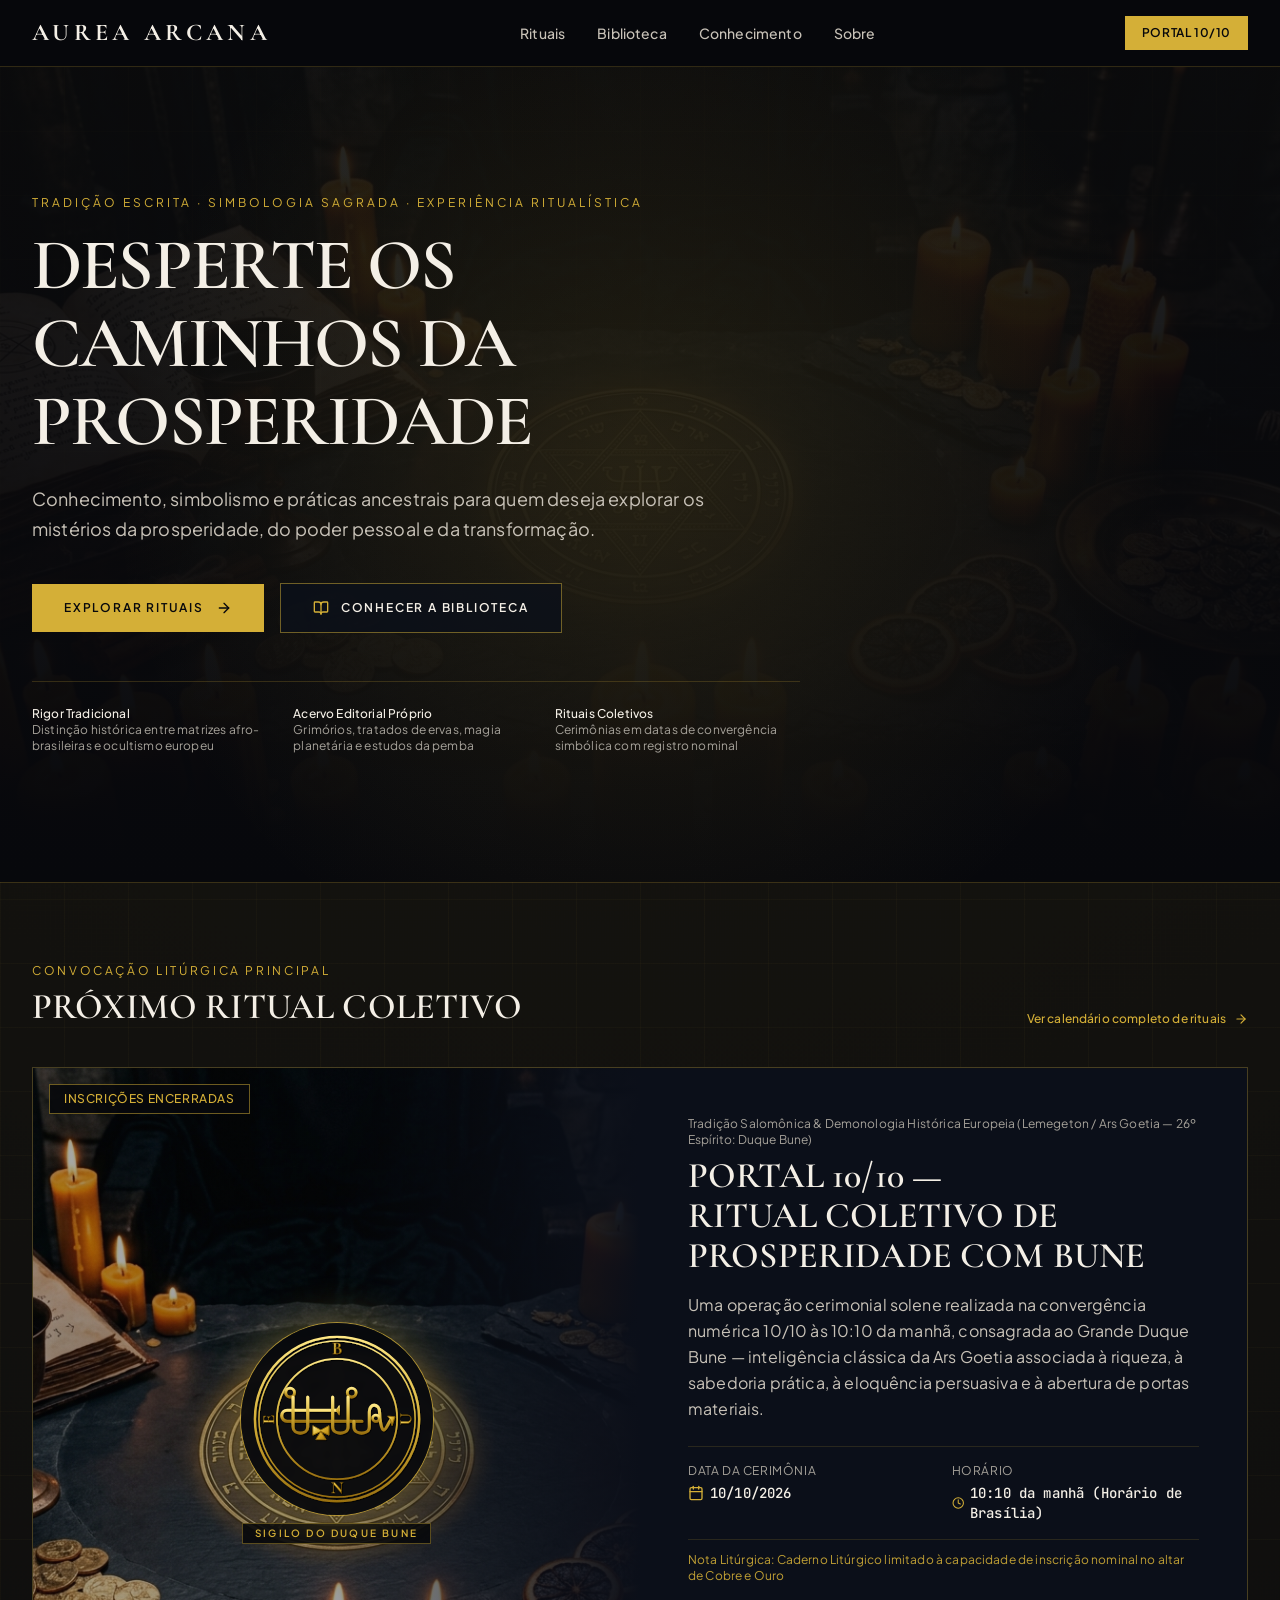
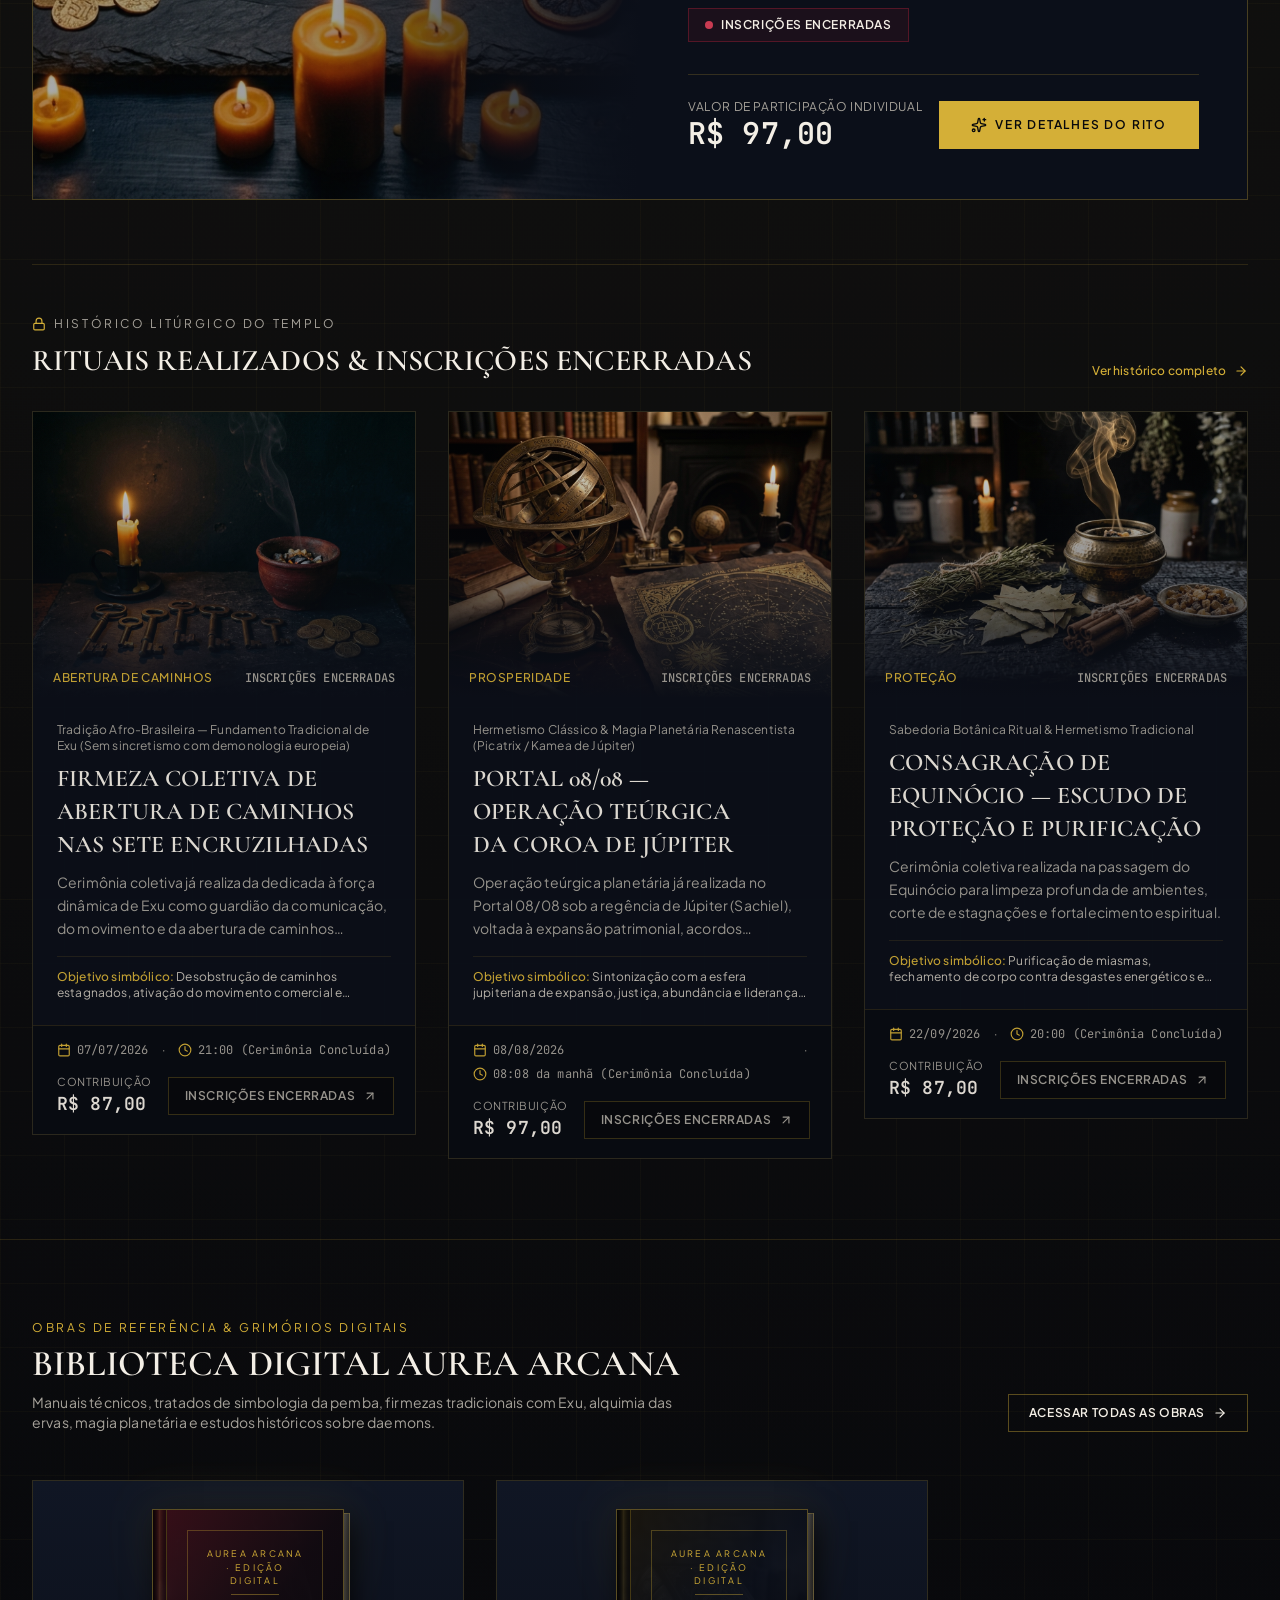
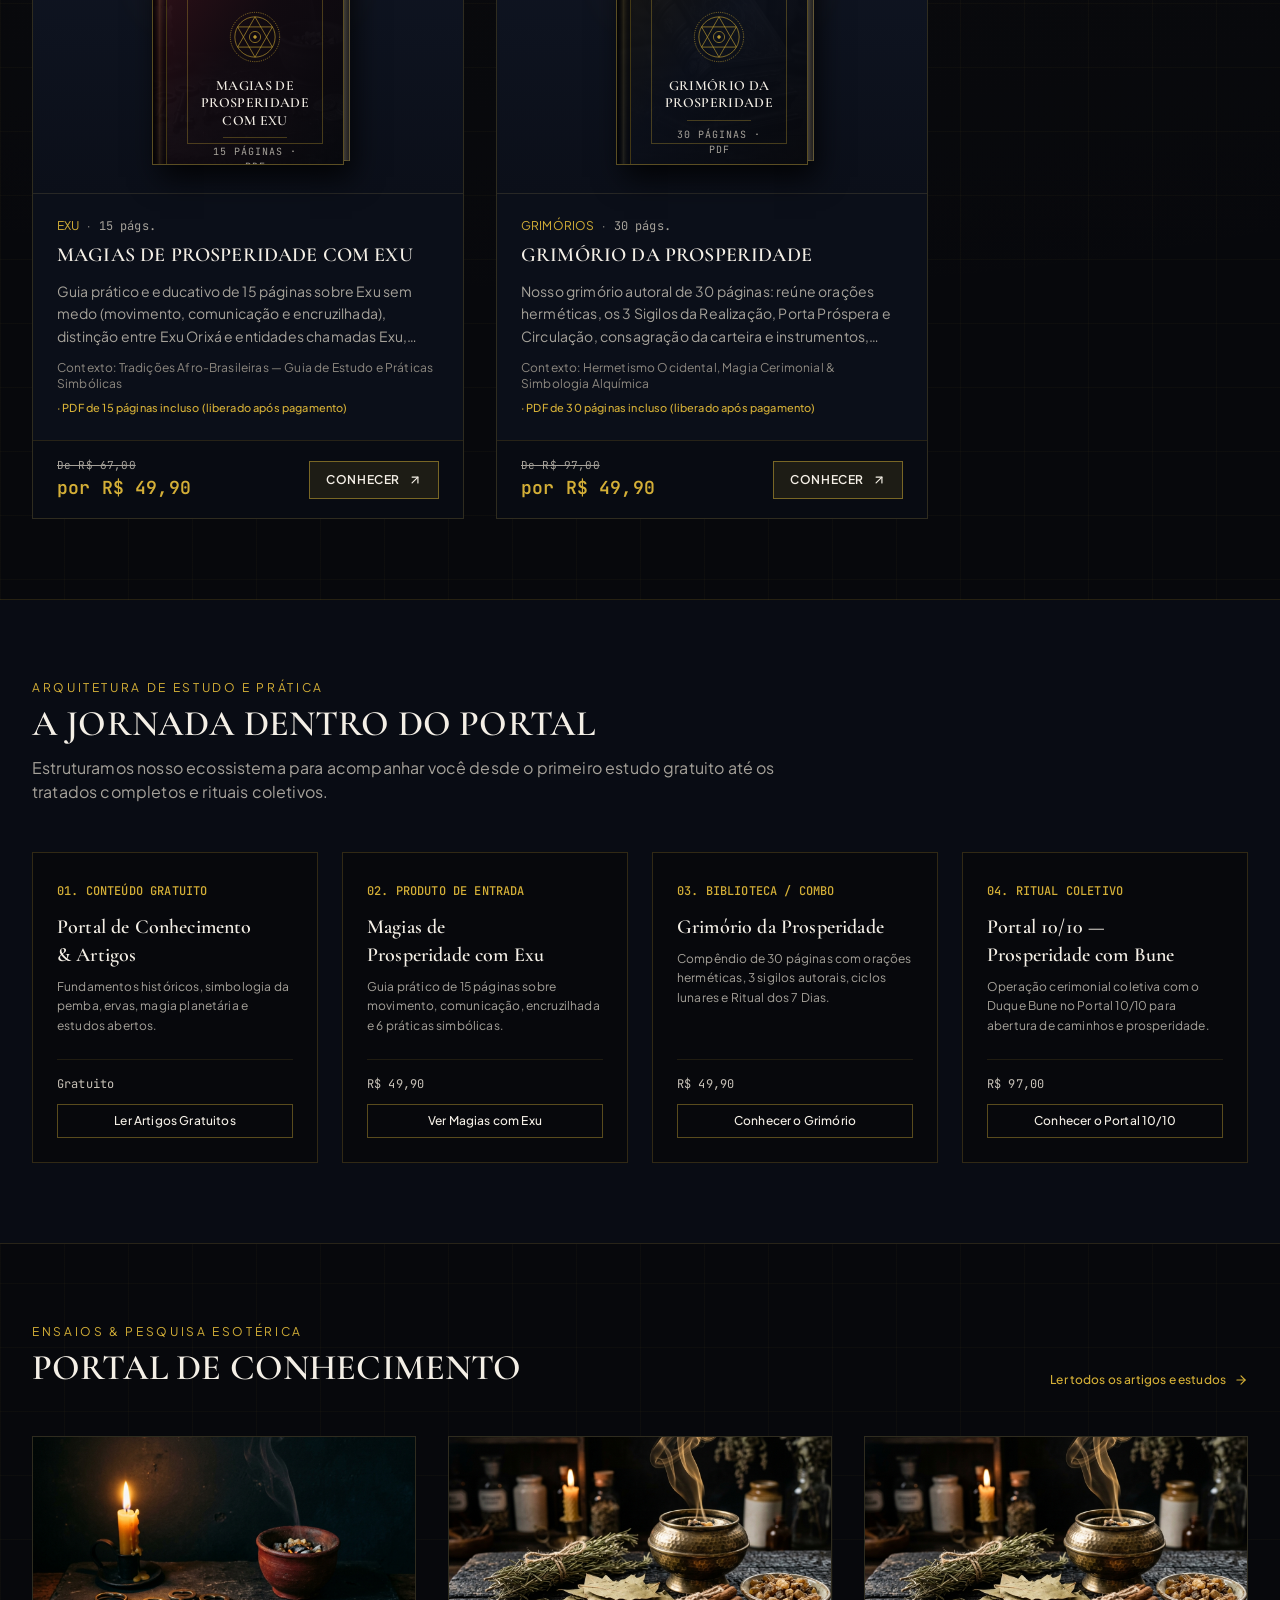
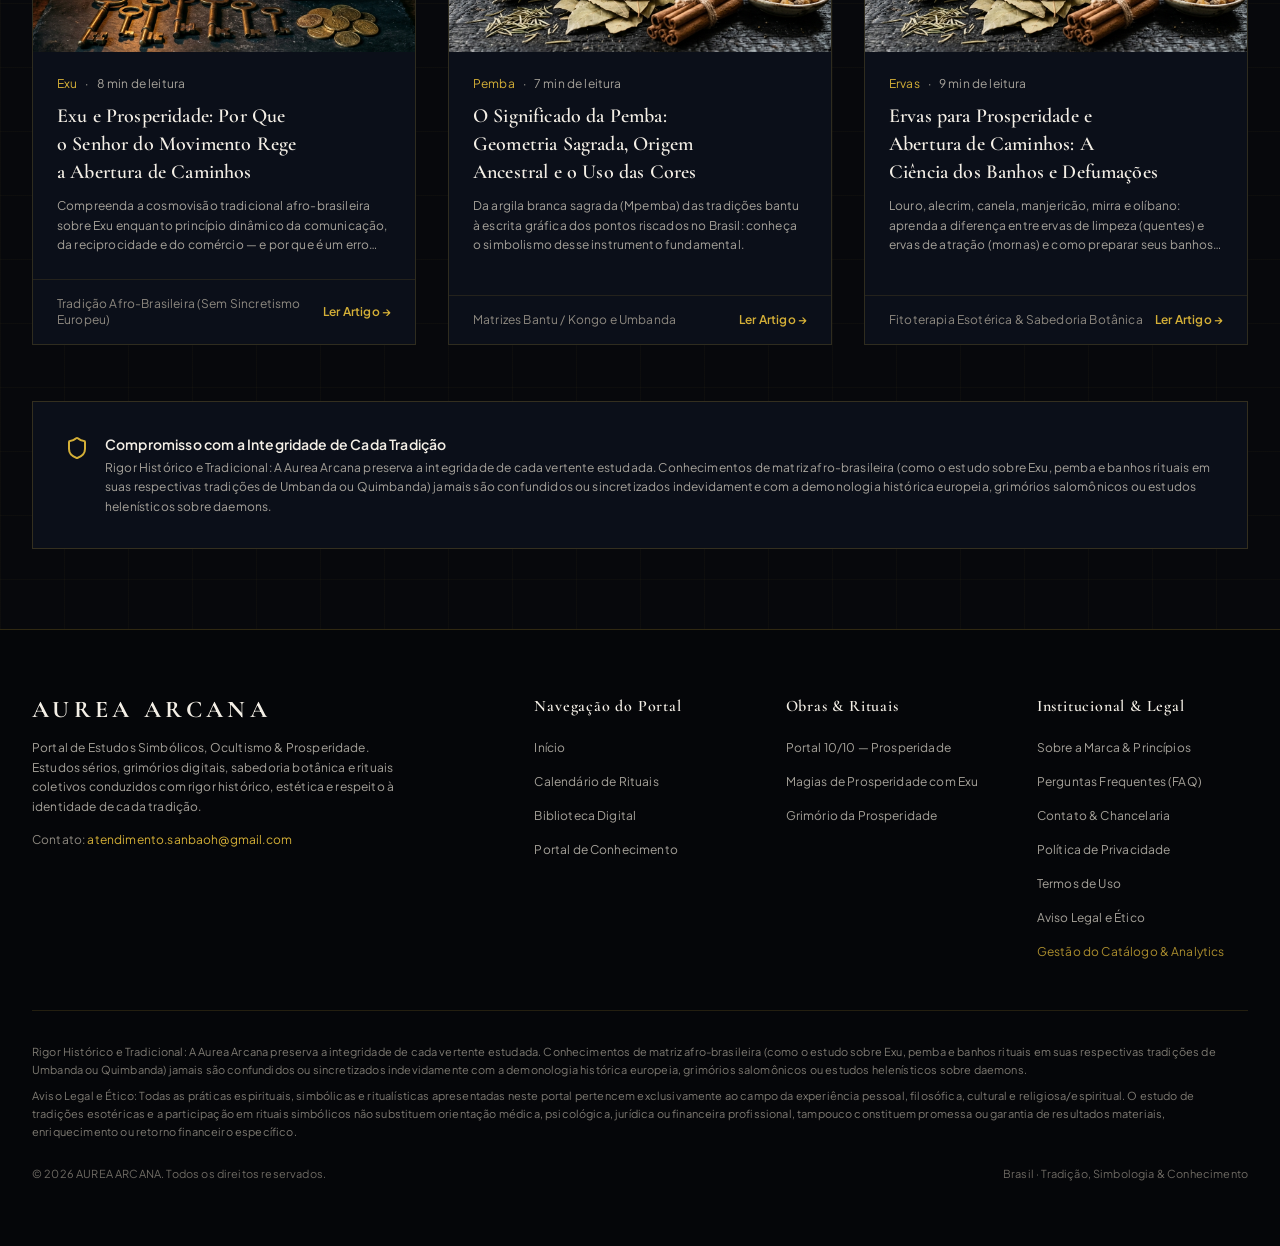
<file: docs/index.html>
<!doctype html>
<html lang="pt-BR" class="dark scroll-smooth">
  <head>
    <meta charset="UTF-8" />
    <meta name="viewport" content="width=device-width, initial-scale=1.0" />
    <title>Aurea Arcana — Portal de Simbologia, Ocultismo e Prosperidade</title>
    <meta
      name="description"
      content="Conhecimento, simbolismo e práticas ancestrais para quem deseja explorar os mistérios da prosperidade, abertura de caminhos, poder pessoal e transformação."
    />
    <meta
      name="keywords"
      content="ritual de prosperidade, ritual para prosperidade, abertura de caminhos, magia para prosperidade, pemba, significado da pemba, Exu e prosperidade, ervas para prosperidade, grimório, magia esotérica, daemons, ocultismo"
    />
    <link rel="canonical" href="https://aureaarcana.com.br/" />

    <!-- Open Graph -->
    <meta property="og:type" content="website" />
    <meta property="og:site_name" content="Aurea Arcana" />
    <meta property="og:title" content="Aurea Arcana — Portal de Simbologia, Ocultismo e Prosperidade" />
    <meta
      property="og:description"
      content="Conhecimento, simbolismo e práticas ancestrais para quem deseja explorar os mistérios da prosperidade, do poder pessoal e da transformação."
    />
    <meta property="og:locale" content="pt_BR" />

    <!-- Twitter -->
    <meta name="twitter:card" content="summary_large_image" />
    <meta name="twitter:title" content="Aurea Arcana — Portal de Simbologia, Ocultismo e Prosperidade" />
    <meta
      name="twitter:description"
      content="Estudos esotéricos, grimórios digitais, tradições simbólicas e rituais coletivos de prosperidade e abertura de caminhos."
    />

    <!-- Google Fonts: Cormorant Garamond (Display), Plus Jakarta Sans (Body), JetBrains Mono (Tabular Numerals) -->
    <link rel="preconnect" href="https://fonts.googleapis.com" />
    <link rel="preconnect" href="https://fonts.gstatic.com" crossorigin />
    <link
      href="https://fonts.googleapis.com/css2?family=Cormorant+Garamond:ital,wght@0,500;0,600;0,700;1,400;1,600&family=JetBrains+Mono:wght@400;500&family=Plus+Jakarta+Sans:wght@400;500;600;700&display=swap"
      rel="stylesheet"
    />

    <!-- Schema.org JSON-LD -->
    <script type="application/ld+json">
      {
        "@context": "https://schema.org",
        "@type": "WebSite",
        "name": "Aurea Arcana",
        "url": "https://aureaarcana.com.br/",
        "description": "Portal brasileiro dedicado a conteúdos educacionais e experiências espirituais e simbólicas sobre prosperidade, abertura de caminhos, ocultismo, ervas, pemba e tradições ancestrais.",
        "inLanguage": "pt-BR",
        "publisher": {
          "@type": "Organization",
          "name": "Aurea Arcana Estudos Simbólicos e Esotéricos"
        }
      }
    </script>
    <script type="module" crossorigin src="./assets/index-DBXpcuBK.js"></script>
    <link rel="stylesheet" crossorigin href="./assets/index-COwR5qQT.css">
  </head>
  <body class="bg-[#07080C] text-[#F4EFE6] antialiased selection:bg-[#D4AF37]/30 selection:text-[#F4EFE6]">
    <div id="root"></div>
    <script>
      if (
        window.location.hostname.endsWith('github.io') &&
        document.querySelector('script[src="./src/main.tsx"]')
      ) {
        window.location.replace('./docs/' + window.location.search + window.location.hash);
      }
    </script>
  </body>
</html>
</file>
